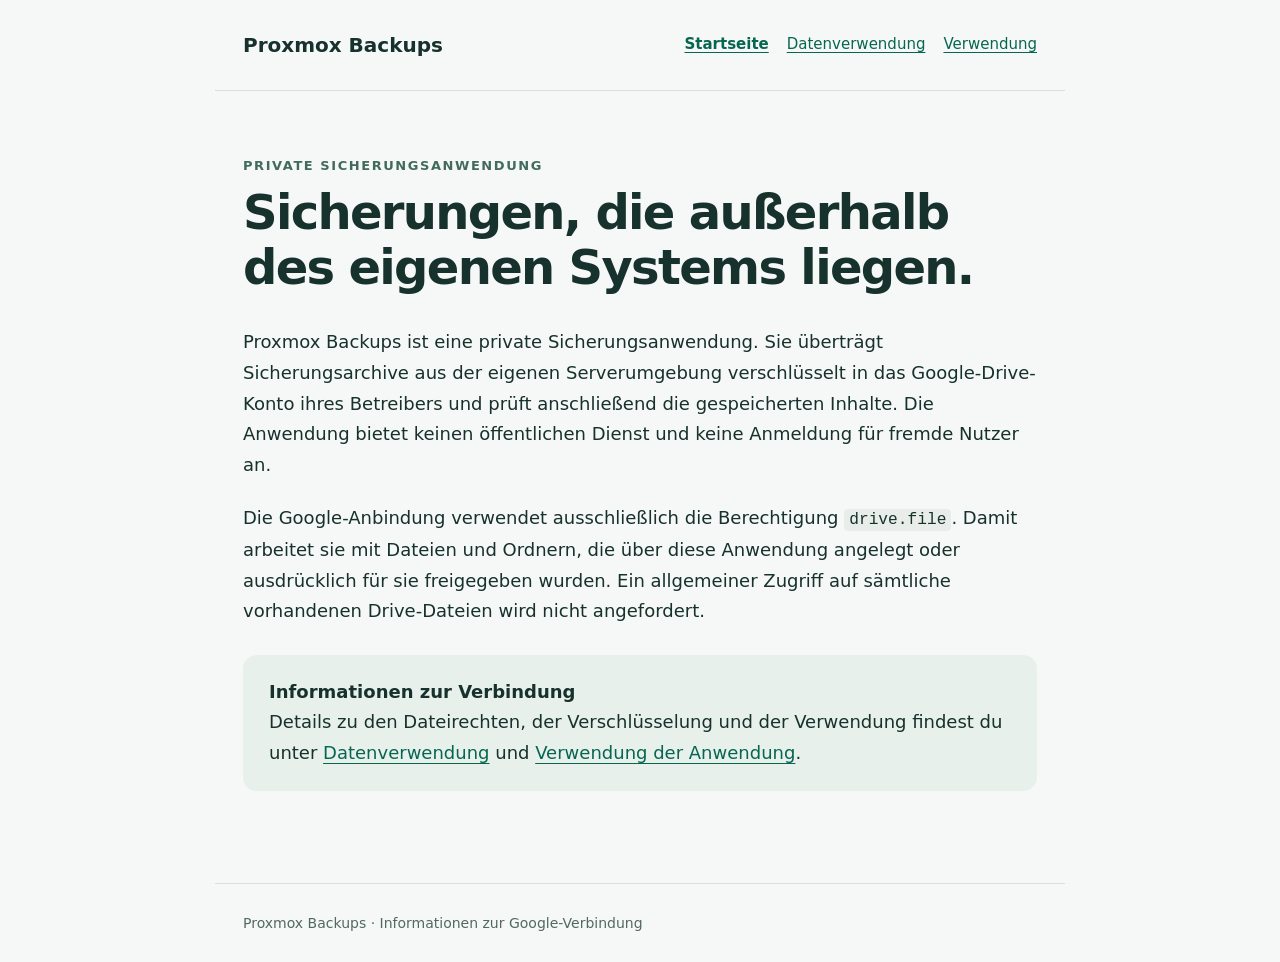
<file: index.html>
<!doctype html>
<html lang="de"><head><meta charset="utf-8"><meta name="viewport" content="width=device-width,initial-scale=1"><meta name="description" content="Informationen zur privaten Sicherungsanwendung Proxmox Backups und ihrer eingeschränkten Google-Drive-Verbindung."><title>Startseite · Proxmox Backups</title><link rel="stylesheet" href="style.css"></head><body><a class="skip" href="#inhalt">Zum Inhalt</a><header><a class="brand" href="index.html">Proxmox Backups</a><nav aria-label="Hauptnavigation"><a href="index.html" aria-current="page">Startseite</a><a href="datenschutz.html">Datenverwendung</a><a href="verwendung.html">Verwendung</a></nav></header><main id="inhalt"><div class="eyebrow">Private Sicherungsanwendung</div><h1>Sicherungen, die außerhalb des eigenen Systems liegen.</h1><p>Proxmox Backups ist eine private Sicherungsanwendung. Sie überträgt Sicherungsarchive aus der eigenen Serverumgebung verschlüsselt in das Google-Drive-Konto ihres Betreibers und prüft anschließend die gespeicherten Inhalte. Die Anwendung bietet keinen öffentlichen Dienst und keine Anmeldung für fremde Nutzer an.</p><p>Die Google-Anbindung verwendet ausschließlich die Berechtigung <code>drive.file</code>. Damit arbeitet sie mit Dateien und Ordnern, die über diese Anwendung angelegt oder ausdrücklich für sie freigegeben wurden. Ein allgemeiner Zugriff auf sämtliche vorhandenen Drive-Dateien wird nicht angefordert.</p><aside class="callout"><strong>Informationen zur Verbindung</strong><br>Details zu den Dateirechten, der Verschlüsselung und der Verwendung findest du unter <a href="datenschutz.html">Datenverwendung</a> und <a href="verwendung.html">Verwendung der Anwendung</a>.</aside></main><footer><p>Proxmox Backups · Informationen zur Google-Verbindung</p></footer></body></html>
</file>
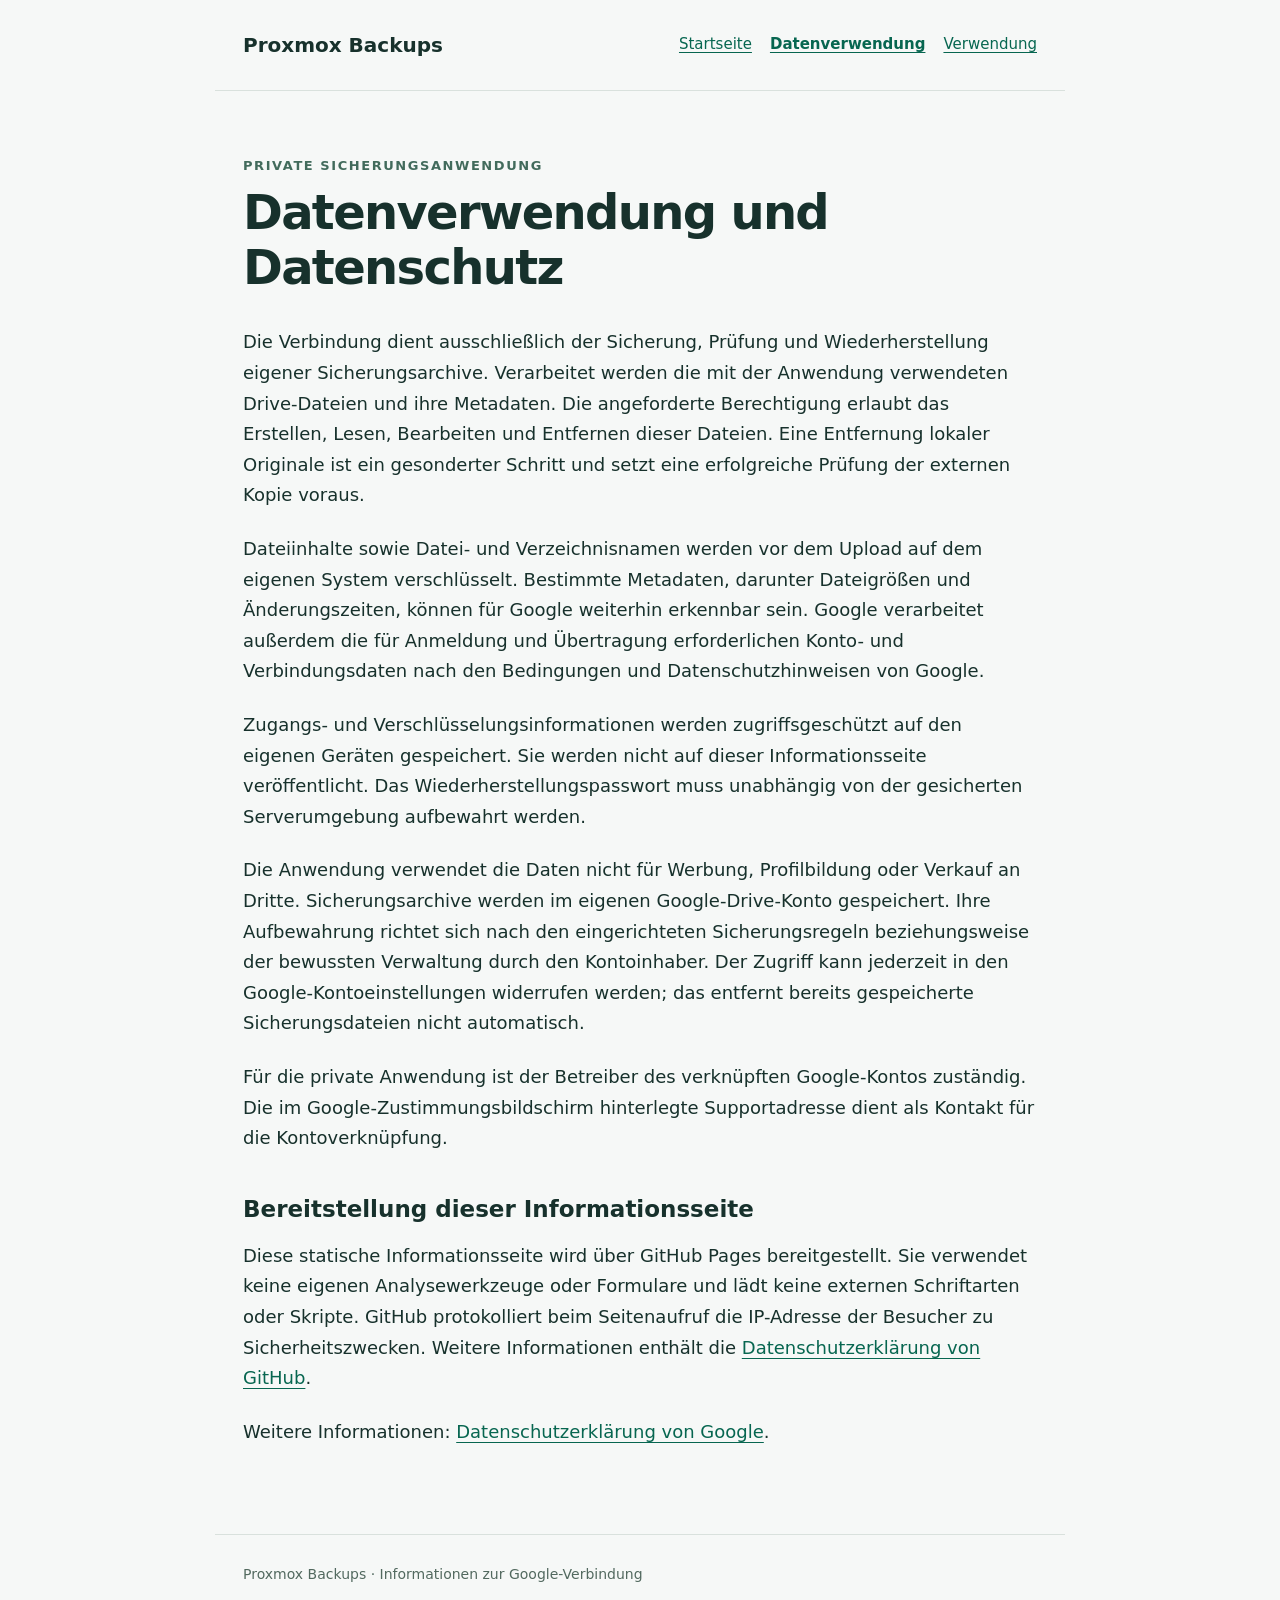
<file: datenschutz.html>
<!doctype html>
<html lang="de"><head><meta charset="utf-8"><meta name="viewport" content="width=device-width,initial-scale=1"><meta name="description" content="Informationen zur privaten Sicherungsanwendung Proxmox Backups und ihrer eingeschränkten Google-Drive-Verbindung."><title>Datenverwendung · Proxmox Backups</title><link rel="stylesheet" href="style.css"></head><body><a class="skip" href="#inhalt">Zum Inhalt</a><header><a class="brand" href="index.html">Proxmox Backups</a><nav aria-label="Hauptnavigation"><a href="index.html">Startseite</a><a href="datenschutz.html" aria-current="page">Datenverwendung</a><a href="verwendung.html">Verwendung</a></nav></header><main id="inhalt"><div class="eyebrow">Private Sicherungsanwendung</div><h1>Datenverwendung und Datenschutz</h1><p>Die Verbindung dient ausschließlich der Sicherung, Prüfung und Wiederherstellung eigener Sicherungsarchive. Verarbeitet werden die mit der Anwendung verwendeten Drive-Dateien und ihre Metadaten. Die angeforderte Berechtigung erlaubt das Erstellen, Lesen, Bearbeiten und Entfernen dieser Dateien. Eine Entfernung lokaler Originale ist ein gesonderter Schritt und setzt eine erfolgreiche Prüfung der externen Kopie voraus.</p><p>Dateiinhalte sowie Datei- und Verzeichnisnamen werden vor dem Upload auf dem eigenen System verschlüsselt. Bestimmte Metadaten, darunter Dateigrößen und Änderungszeiten, können für Google weiterhin erkennbar sein. Google verarbeitet außerdem die für Anmeldung und Übertragung erforderlichen Konto- und Verbindungsdaten nach den Bedingungen und Datenschutzhinweisen von Google.</p><p>Zugangs- und Verschlüsselungsinformationen werden zugriffsgeschützt auf den eigenen Geräten gespeichert. Sie werden nicht auf dieser Informationsseite veröffentlicht. Das Wiederherstellungspasswort muss unabhängig von der gesicherten Serverumgebung aufbewahrt werden.</p><p>Die Anwendung verwendet die Daten nicht für Werbung, Profilbildung oder Verkauf an Dritte. Sicherungsarchive werden im eigenen Google-Drive-Konto gespeichert. Ihre Aufbewahrung richtet sich nach den eingerichteten Sicherungsregeln beziehungsweise der bewussten Verwaltung durch den Kontoinhaber. Der Zugriff kann jederzeit in den Google-Kontoeinstellungen widerrufen werden; das entfernt bereits gespeicherte Sicherungsdateien nicht automatisch.</p><p>Für die private Anwendung ist der Betreiber des verknüpften Google-Kontos zuständig. Die im Google-Zustimmungsbildschirm hinterlegte Supportadresse dient als Kontakt für die Kontoverknüpfung.</p><h2>Bereitstellung dieser Informationsseite</h2><p>Diese statische Informationsseite wird über GitHub Pages bereitgestellt. Sie verwendet keine eigenen Analysewerkzeuge oder Formulare und lädt keine externen Schriftarten oder Skripte. GitHub protokolliert beim Seitenaufruf die IP-Adresse der Besucher zu Sicherheitszwecken. Weitere Informationen enthält die <a href="https://docs.github.com/en/site-policy/privacy-policies/github-general-privacy-statement">Datenschutzerklärung von GitHub</a>.</p><p>Weitere Informationen: <a href="https://policies.google.com/privacy">Datenschutzerklärung von Google</a>.</p></main><footer><p>Proxmox Backups · Informationen zur Google-Verbindung</p></footer></body></html>
</file>
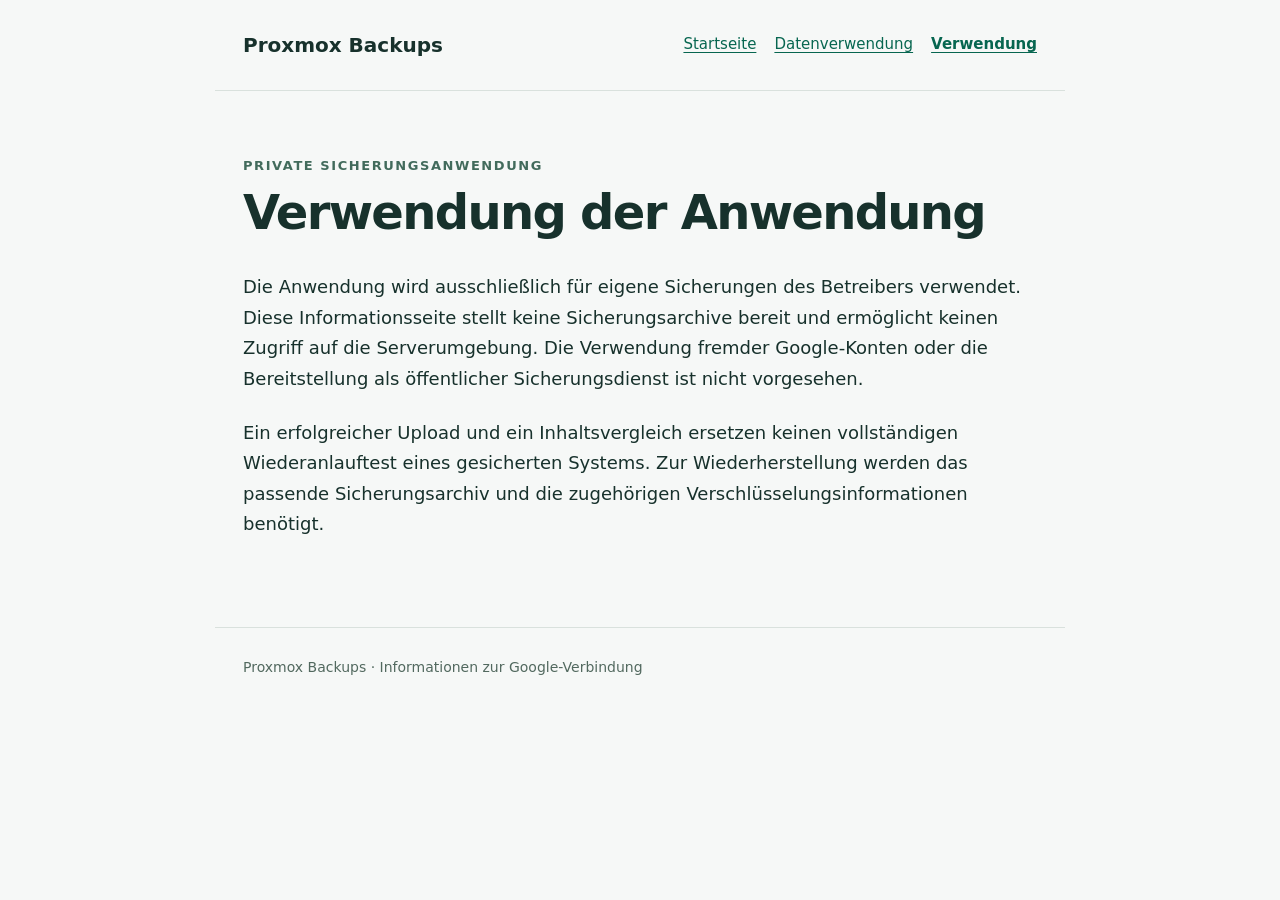
<file: verwendung.html>
<!doctype html>
<html lang="de"><head><meta charset="utf-8"><meta name="viewport" content="width=device-width,initial-scale=1"><meta name="description" content="Informationen zur privaten Sicherungsanwendung Proxmox Backups und ihrer eingeschränkten Google-Drive-Verbindung."><title>Verwendung · Proxmox Backups</title><link rel="stylesheet" href="style.css"></head><body><a class="skip" href="#inhalt">Zum Inhalt</a><header><a class="brand" href="index.html">Proxmox Backups</a><nav aria-label="Hauptnavigation"><a href="index.html">Startseite</a><a href="datenschutz.html">Datenverwendung</a><a href="verwendung.html" aria-current="page">Verwendung</a></nav></header><main id="inhalt"><div class="eyebrow">Private Sicherungsanwendung</div><h1>Verwendung der Anwendung</h1><p>Die Anwendung wird ausschließlich für eigene Sicherungen des Betreibers verwendet. Diese Informationsseite stellt keine Sicherungsarchive bereit und ermöglicht keinen Zugriff auf die Serverumgebung. Die Verwendung fremder Google-Konten oder die Bereitstellung als öffentlicher Sicherungsdienst ist nicht vorgesehen.</p><p>Ein erfolgreicher Upload und ein Inhaltsvergleich ersetzen keinen vollständigen Wiederanlauftest eines gesicherten Systems. Zur Wiederherstellung werden das passende Sicherungsarchiv und die zugehörigen Verschlüsselungsinformationen benötigt.</p></main><footer><p>Proxmox Backups · Informationen zur Google-Verbindung</p></footer></body></html>
</file>
<file: style.css>
*{box-sizing:border-box}body{margin:0;background:#f6f8f7;color:#17312c;font:18px/1.7 system-ui,-apple-system,BlinkMacSystemFont,"Segoe UI",sans-serif}a{color:#076650;text-underline-offset:.2em}a:focus-visible{outline:3px solid #d77d00;outline-offset:5px}header,main,footer{max-width:850px;margin:auto;padding:28px}header{display:flex;align-items:center;justify-content:space-between;gap:24px;border-bottom:1px solid #d9e1dd}.brand{font-size:20px;font-weight:750;text-decoration:none;color:inherit}nav{display:flex;gap:18px;flex-wrap:wrap;font-size:15px}nav a[aria-current]{font-weight:750}main{padding-top:64px;padding-bottom:64px}h1{font-size:clamp(32px,6vw,48px);line-height:1.15;letter-spacing:-.035em;margin:8px 0 32px}h2{font-size:23px;margin:36px 0 12px}p{margin:0 0 23px}.eyebrow{font-size:13px;font-weight:750;letter-spacing:.12em;text-transform:uppercase;color:#426b5c}.callout{padding:22px 26px;background:#e8f0ec;border-radius:14px;margin:28px 0}code{font-size:.9em;background:#e8edea;border-radius:4px;padding:2px 5px;overflow-wrap:anywhere}footer{border-top:1px solid #d9e1dd;color:#52695f;font-size:14px}footer p{margin:0}.skip{position:absolute;left:-9999px}.skip:focus{left:20px;top:12px;background:white;padding:8px;z-index:2}@media(max-width:650px){header{align-items:flex-start;flex-direction:column;gap:12px}header,main,footer{padding-left:22px;padding-right:22px}main{padding-top:42px}nav{gap:14px;font-size:14px}}
</file>
